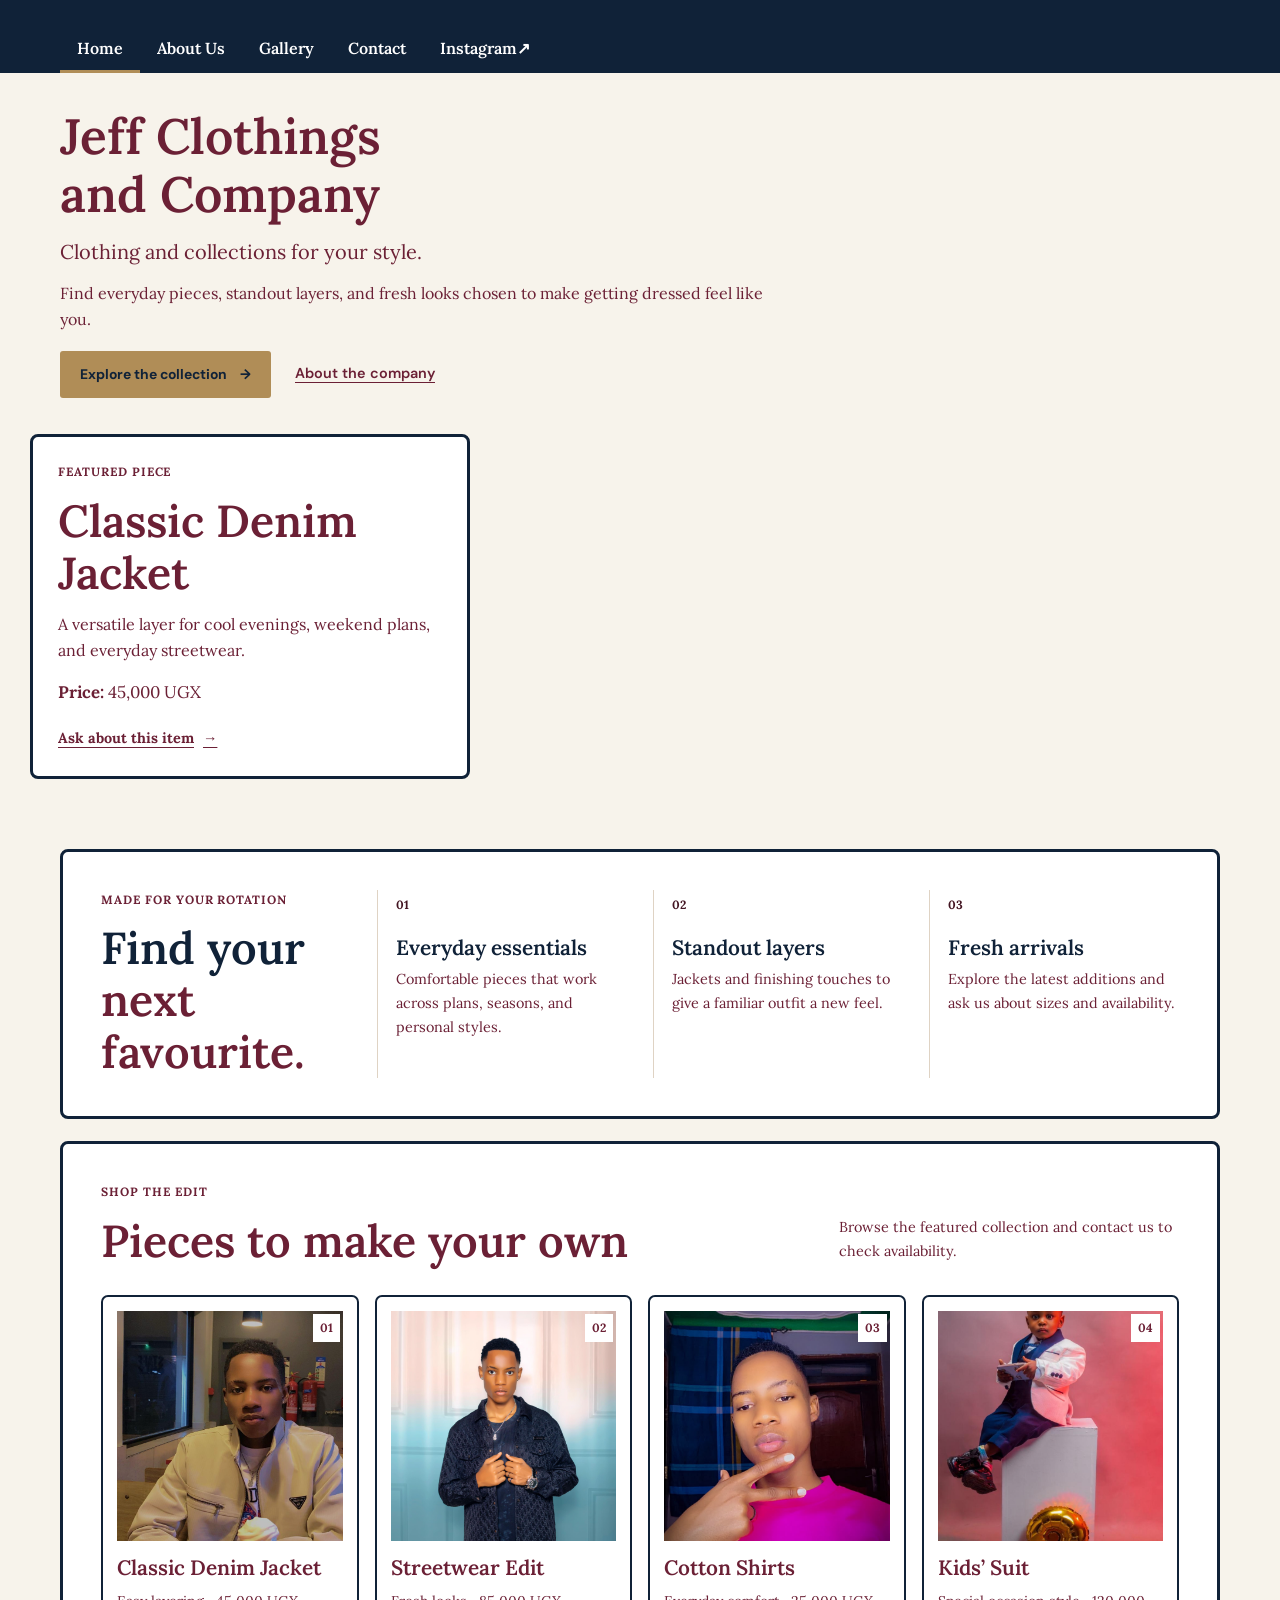
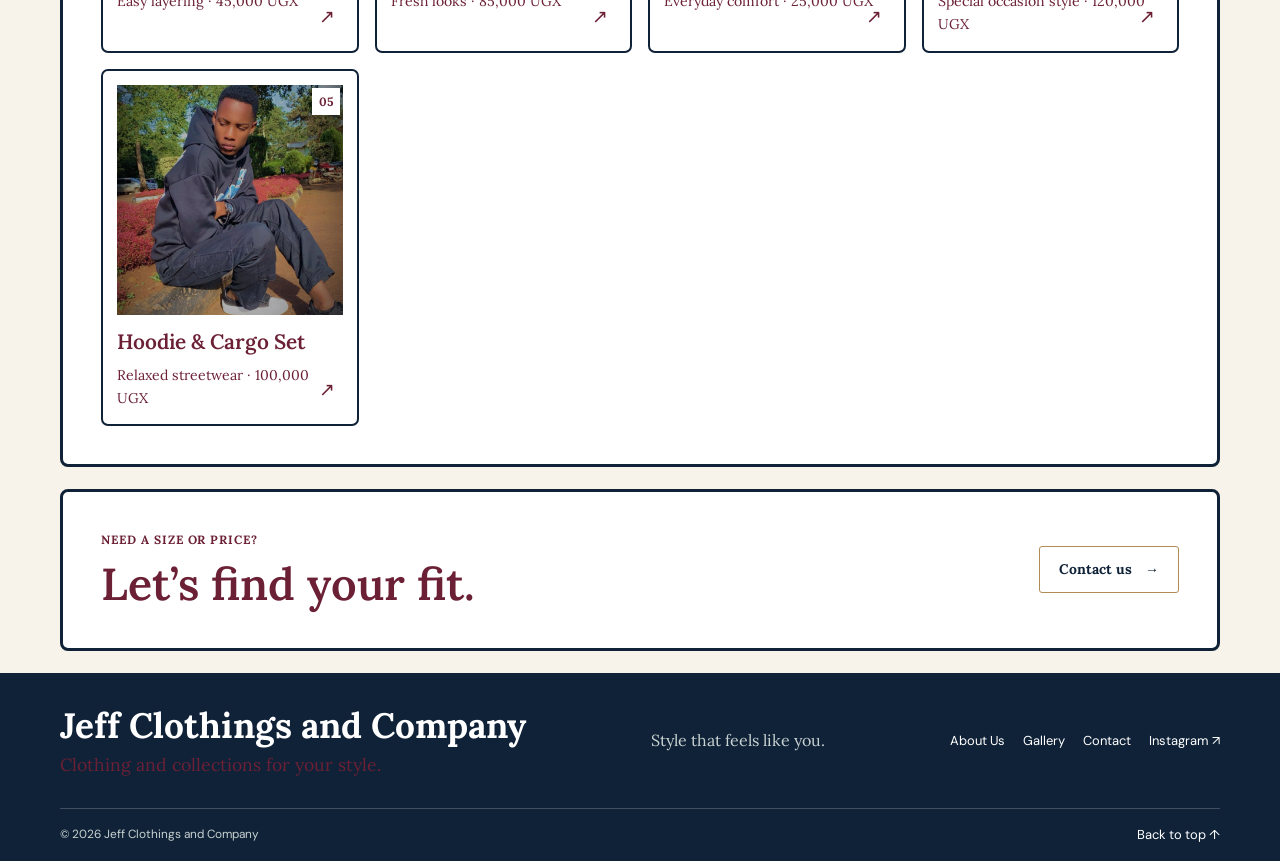
<file: index.html>
<!doctype html>
<html lang="en">
  <head>
    <meta charset="utf-8">
    <meta name="viewport" content="width=device-width, initial-scale=1">
    <meta name="theme-color" content="#102238">
    <meta name="description" content="Shop clothing and collections for your style at Jeff Clothings and Company.">
    <title>Jeff Clothings and Company</title>
    <link rel="preconnect" href="https://fonts.googleapis.com">
    <link rel="preconnect" href="https://fonts.gstatic.com" crossorigin>
    <link href="https://fonts.googleapis.com/css2?family=DM+Sans:wght@400;500;600;700&family=Lora:wght@500;600;700&display=swap" rel="stylesheet">
    <link rel="stylesheet" href="css/style.css">
    <link rel="stylesheet" href="css/reference-theme.css">
    <link rel="stylesheet" href="css/storefront.css">
    <script src="js/site.js" defer></script>
  </head>
  <body>
    <a class="skip-link" href="#main">Skip to content</a>
    <header class="site-header">
      <div class="brand-row">
        <a class="brand" href="index.html" aria-label="Jeff Clothings and Company home"><span><strong>Jeff Clothings and Company</strong><small>Clothing and collections for your style.</small></span></a>
      </div>
      <nav class="site-nav" aria-label="Main navigation">
        <button class="menu-toggle" aria-expanded="false" aria-controls="nav-list" type="button"><span aria-hidden="true">☰</span><span class="sr-only">Open navigation</span></button>
        <ul class="nav-list" id="nav-list">
          <li>
            <a class="active" aria-current="page" href="index.html">Home</a>
          </li>
          <li>
            <a href="about.html">About Us</a>
          </li>
          <li>
            <a href="gallery.html">Gallery</a>
          </li>
          <li>
            <a href="contact.html">Contact</a>
          </li>
          <li>
            <a href="https://www.instagram.com/" target="_blank" rel="noopener noreferrer">Instagram <span aria-hidden="true">↗</span></a>
          </li>
        </ul>
      </nav>
    </header>
    <main id="main">
      <section class="hero">
        <div class="hero-copy">
          <p class="eyebrow light">New season · New favourites</p>
          <h1>Jeff Clothings<br>and Company</h1>
          <p class="school-name">Clothing and collections for your style.</p>
          <p class="hero-desc">Find everyday pieces, standout layers, and fresh looks chosen to make getting dressed feel like you.</p>
          <div class="hero-actions">
            <a class="button coral-button" href="gallery.html">Explore the collection <span aria-hidden="true">→</span></a>
            <a class="light-link" href="about.html">About the company</a>
          </div>
        </div>
      </section>
      <article class="featured-product">
        <p class="eyebrow">Featured piece</p>
        <h2>Classic Denim Jacket</h2>
        <p>A versatile layer for cool evenings, weekend plans, and everyday streetwear.</p>
        <p class="product-price"><strong>Price:</strong> 45,000 UGX</p>
        <a class="text-link" href="contact.html?item=classic-denim-jacket">Ask about this item <span aria-hidden="true">→</span></a>
      </article>
      <section class="cyan-band" id="collection">
        <div class="section-wrap highlight-grid">
          <div>
            <p class="eyebrow">Made for your rotation</p>
            <h2>Find your<br><em>next favourite.</em></h2>
          </div>
          <article>
            <span>01</span>
            <h3>Everyday essentials</h3>
            <p>Comfortable pieces that work across plans, seasons, and personal styles.</p>
          </article>
          <article>
            <span>02</span>
            <h3>Standout layers</h3>
            <p>Jackets and finishing touches to give a familiar outfit a new feel.</p>
          </article>
          <article>
            <span>03</span>
            <h3>Fresh arrivals</h3>
            <p>Explore the latest additions and ask us about sizes and availability.</p>
          </article>
        </div>
      </section>
      <section class="section-wrap pathways">
        <div class="section-heading">
          <div>
            <p class="eyebrow">Shop the edit</p>
            <h2>Pieces to make your own</h2>
          </div>
          <p>Browse the featured collection and contact us to check availability.</p>
        </div>
        <div class="card-grid">
          <a class="path-card product-card" href="gallery.html#denim"><img src="images/light-jacket.png" alt="Model wearing a light-coloured zip-up jacket"><span class="card-no">01</span><h3>Classic Denim Jacket</h3><p>Easy layering · 45,000 UGX</p><span class="card-arrow" aria-hidden="true">↗</span></a>
          <a class="path-card product-card" href="gallery.html#streetwear"><img src="images/patterned-jacket.png" alt="Model wearing a dark patterned jacket"><span class="card-no">02</span><h3>Streetwear Edit</h3><p>Fresh looks · 85,000 UGX</p><span class="card-arrow" aria-hidden="true">↗</span></a>
          <a class="path-card product-card" href="gallery.html#cotton-shirts"><img src="images/pink-shirt.png" alt="Model wearing a bright pink cotton shirt"><span class="card-no">03</span><h3>Cotton Shirts</h3><p>Everyday comfort · 25,000 UGX</p><span class="card-arrow" aria-hidden="true">↗</span></a>
          <a class="path-card product-card" href="gallery.html#kids-suit"><img src="images/kids-suit.png" alt="Young child wearing a white suit jacket and blue trousers"><span class="card-no">04</span><h3>Kids’ Suit</h3><p>Special occasion style · 120,000 UGX</p><span class="card-arrow" aria-hidden="true">↗</span></a>
          <a class="path-card product-card" href="gallery.html#hoodie-cargo-set"><img src="images/hoodie-cargo-set.png" alt="Model wearing a dark hoodie and cargo trousers"><span class="card-no">05</span><h3>Hoodie &amp; Cargo Set</h3><p>Relaxed streetwear · 100,000 UGX</p><span class="card-arrow" aria-hidden="true">↗</span></a>
        </div>
      </section>
      <section class="callout">
        <div class="section-wrap callout-inner">
          <div>
            <p class="eyebrow light">Need a size or price?</p>
            <h2>Let’s find your fit.</h2>
          </div>
          <a class="button outline-button" href="contact.html">Contact us <span aria-hidden="true">→</span></a>
        </div>
      </section>
    </main>
    <footer class="site-footer">
      <div class="section-wrap footer-main">
        <a class="brand footer-brand" href="index.html"><span><strong>Jeff Clothings and Company</strong><small>Clothing and collections for your style.</small></span></a>
        <p>Style that feels like you.</p>
        <nav aria-label="Footer navigation">
          <a href="about.html">About Us</a>
          <a href="gallery.html">Gallery</a>
          <a href="contact.html">Contact</a>
          <a href="https://www.instagram.com/" target="_blank" rel="noopener noreferrer">Instagram ↗</a>
        </nav>
      </div>
      <div class="section-wrap footer-bottom">
        <span>© <span data-year>2026</span> Jeff Clothings and Company</span>
        <a href="#main">Back to top ↑</a>
      </div>
    </footer>
  </body>
</html>
</file>
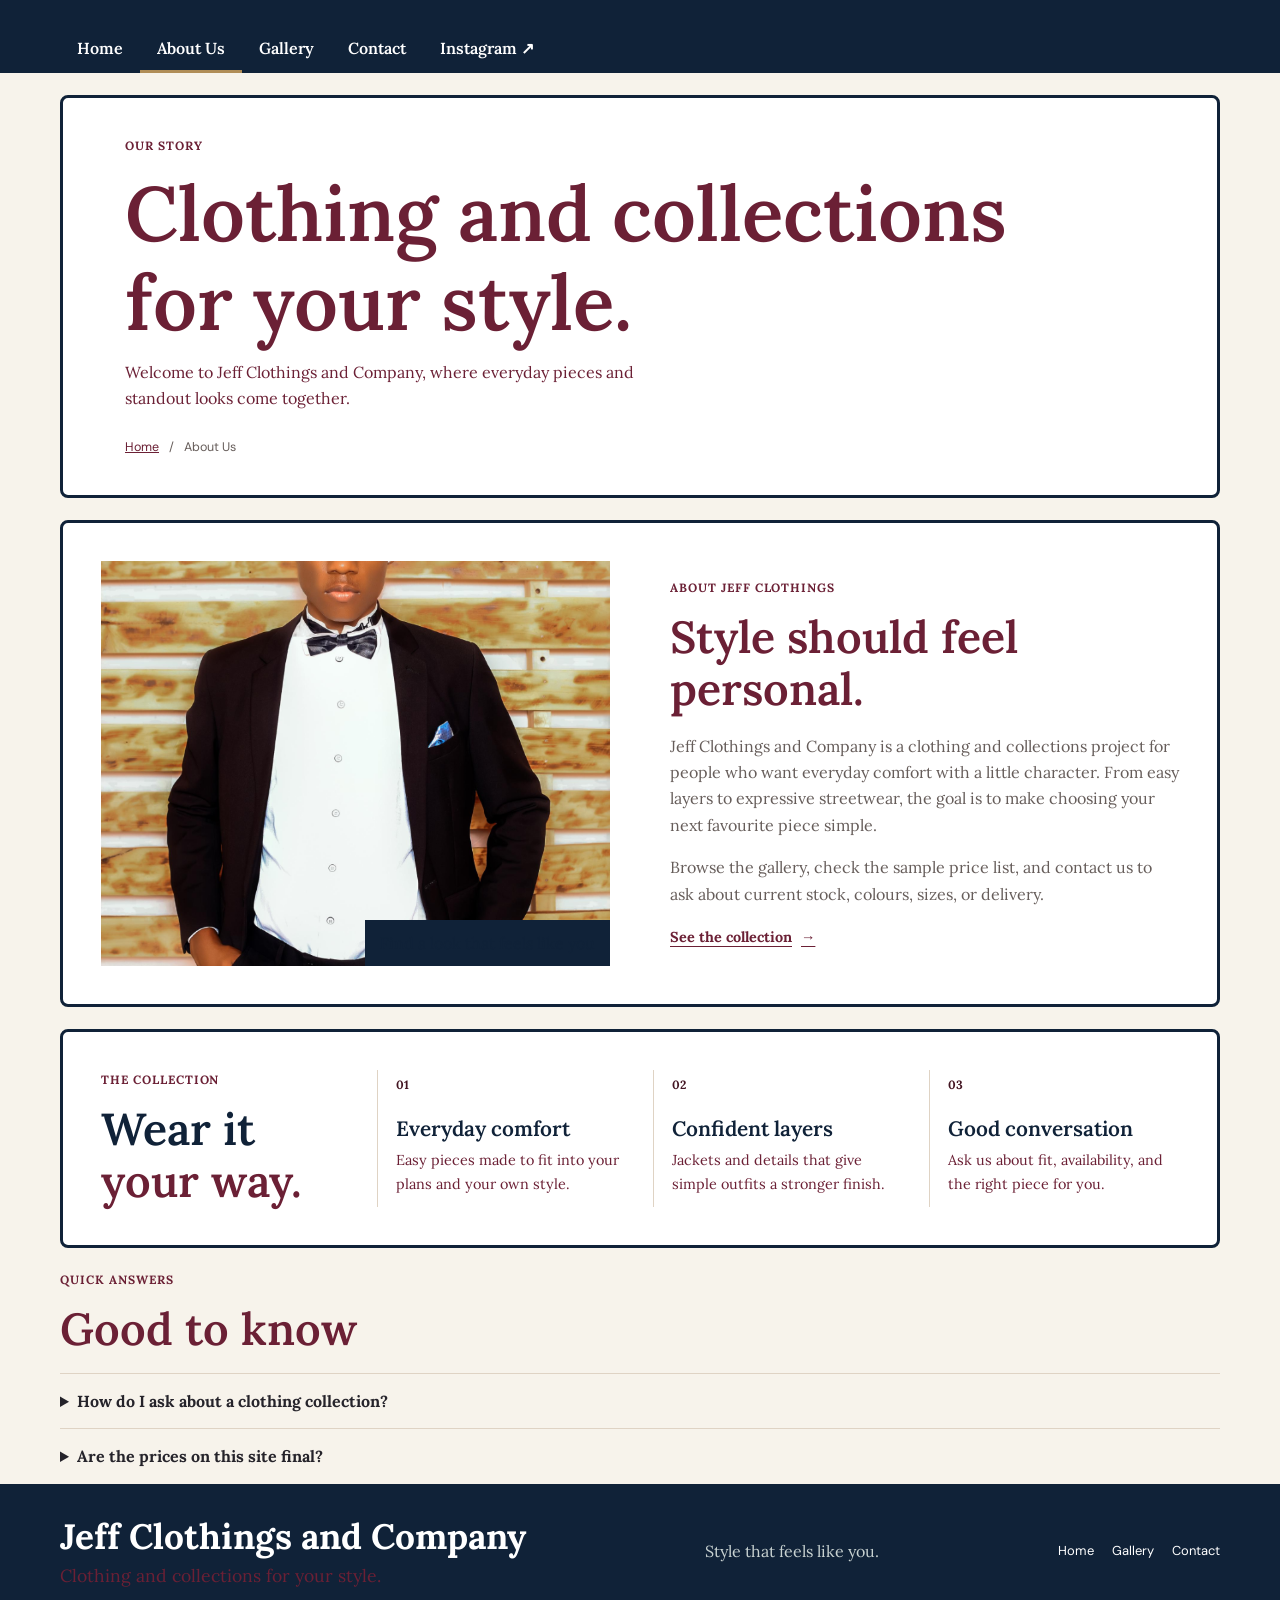
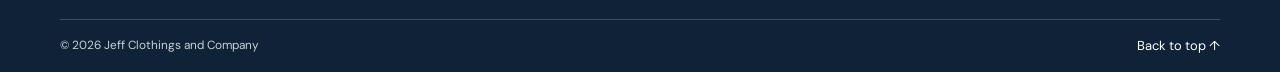
<file: about.html>
<!doctype html>
<html lang="en">
  <head>
    <meta charset="utf-8">
    <meta name="viewport" content="width=device-width, initial-scale=1">
    <meta name="description" content="Learn about Jeff Clothings and Company and its clothing collections.">
    <title>About Us | Jeff Clothings and Company</title>
    <link rel="preconnect" href="https://fonts.googleapis.com">
    <link rel="preconnect" href="https://fonts.gstatic.com" crossorigin>
    <link href="https://fonts.googleapis.com/css2?family=DM+Sans:wght@400;500;600;700&family=Lora:wght@500;600;700&display=swap" rel="stylesheet">
    <link rel="stylesheet" href="css/style.css">
    <link rel="stylesheet" href="css/reference-theme.css">
    <link rel="stylesheet" href="css/storefront.css">
    <script src="js/site.js" defer></script>
  </head>
  <body>
    <a class="skip-link" href="#main">Skip to content</a>
    <header class="site-header">
      <div class="brand-row">
        <a class="brand" href="index.html" aria-label="Jeff Clothings and Company home"><span><strong>Jeff Clothings and Company</strong><small>Clothing and collections for your style.</small></span></a>
      </div>
      <nav class="site-nav" aria-label="Main navigation">
        <button class="menu-toggle" aria-expanded="false" aria-controls="nav-list" type="button"><span aria-hidden="true">☰</span><span class="sr-only">Open navigation</span></button>
        <ul class="nav-list" id="nav-list">
          <li>
            <a href="index.html">Home</a>
          </li>
          <li>
            <a class="active" aria-current="page" href="about.html">About Us</a>
          </li>
          <li>
            <a href="gallery.html">Gallery</a>
          </li>
          <li>
            <a href="contact.html">Contact</a>
          </li>
          <li>
            <a href="https://www.instagram.com/" target="_blank" rel="noopener noreferrer">Instagram ↗</a>
          </li>
        </ul>
      </nav>
    </header>
    <main id="main">
      <section class="page-banner">
        <div class="section-wrap">
          <p class="eyebrow">Our story</p>
          <h1>Clothing and collections<br><em>for your style.</em></h1>
          <p>Welcome to Jeff Clothings and Company, where everyday pieces and standout looks come together.</p>
          <div class="breadcrumb">
            <a href="index.html">Home</a>
            <span>/</span>
            <span aria-current="page">About Us</span>
          </div>
        </div>
      </section>
      <section class="story section-wrap">
        <div class="story-photo">
          <img src="images/about-suit.jpg" alt="Person wearing a black formal suit with a white shirt and bow tie">
          <span>Find a look that feels like you</span>
        </div>
        <div>
          <p class="eyebrow">About Jeff Clothings</p>
          <h2>Style should feel personal.</h2>
          <p>Jeff Clothings and Company is a clothing and collections project for people who want everyday comfort with a little character. From easy layers to expressive streetwear, the goal is to make choosing your next favourite piece simple.</p>
          <p>Browse the gallery, check the sample price list, and contact us to ask about current stock, colours, sizes, or delivery.</p>
          <a class="text-link" href="gallery.html">See the collection <span aria-hidden="true">→</span></a>
        </div>
      </section>
      <section class="cyan-band values-band">
        <div class="section-wrap highlight-grid">
          <div>
            <p class="eyebrow">The collection</p>
            <h2>Wear it<br><em>your way.</em></h2>
          </div>
          <article>
            <span>01</span>
            <h3>Everyday comfort</h3>
            <p>Easy pieces made to fit into your plans and your own style.</p>
          </article>
          <article>
            <span>02</span>
            <h3>Confident layers</h3>
            <p>Jackets and details that give simple outfits a stronger finish.</p>
          </article>
          <article>
            <span>03</span>
            <h3>Good conversation</h3>
            <p>Ask us about fit, availability, and the right piece for you.</p>
          </article>
        </div>
      </section>
      <section class="section-wrap about-faq">
        <div>
          <p class="eyebrow">Quick answers</p>
          <h2>Good to know</h2>
        </div>
        <div class="faq-list">
          <details>
            <summary>How do I ask about a clothing collection?</summary>
            <p>Send a message through the contact page and include the item name, size, and colour you are interested in.</p>
          </details>
          <details>
            <summary>Are the prices on this site final?</summary>
            <p>Prices shown are the current listed prices. Contact Jeff Clothings to confirm stock and pricing before ordering.</p>
          </details>
        </div>
      </section>
    </main>
    <footer class="site-footer">
      <div class="section-wrap footer-main">
        <a class="brand footer-brand" href="index.html"><span><strong>Jeff Clothings and Company</strong><small>Clothing and collections for your style.</small></span></a>
        <p>Style that feels like you.</p>
        <nav aria-label="Footer navigation">
          <a href="index.html">Home</a>
          <a href="gallery.html">Gallery</a>
          <a href="contact.html">Contact</a>
        </nav>
      </div>
      <div class="section-wrap footer-bottom">
        <span>© <span data-year>2026</span> Jeff Clothings and Company</span>
        <a href="#main">Back to top ↑</a>
      </div>
    </footer>
  </body>
</html>
</file>
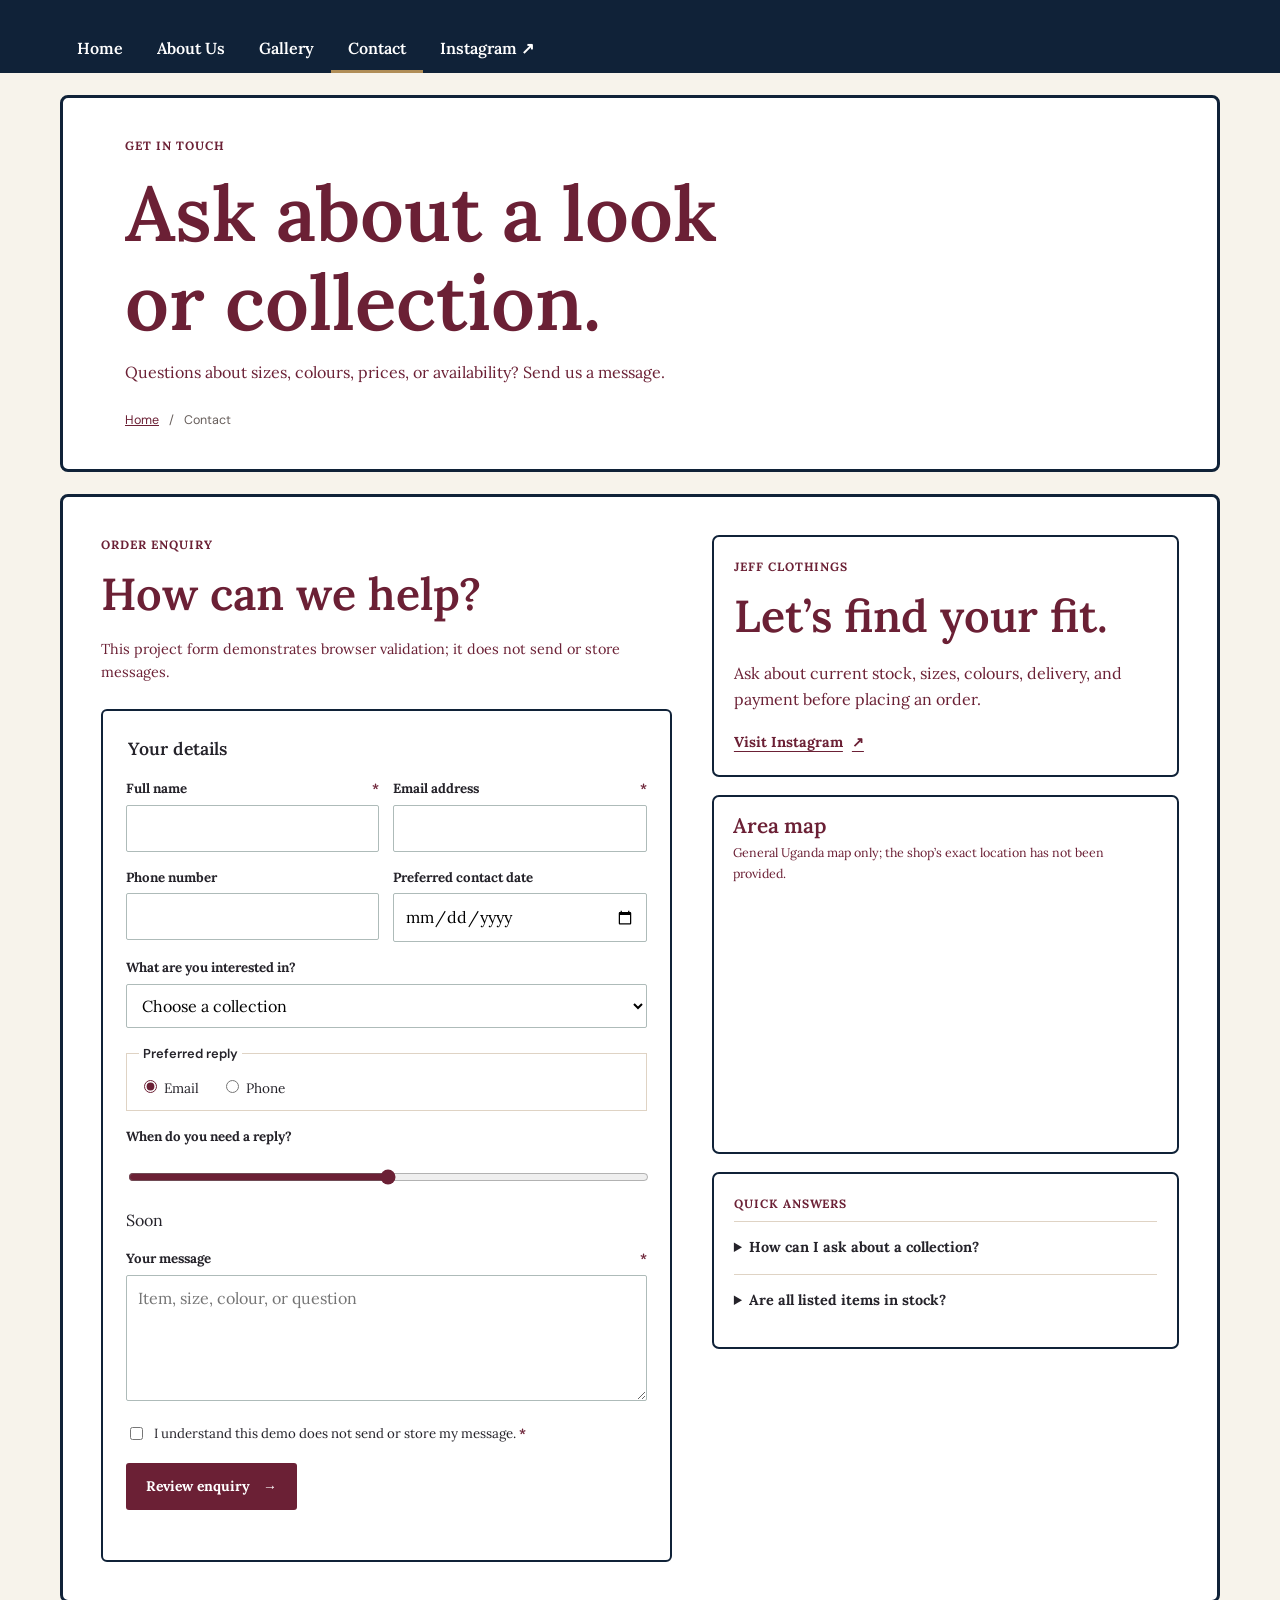
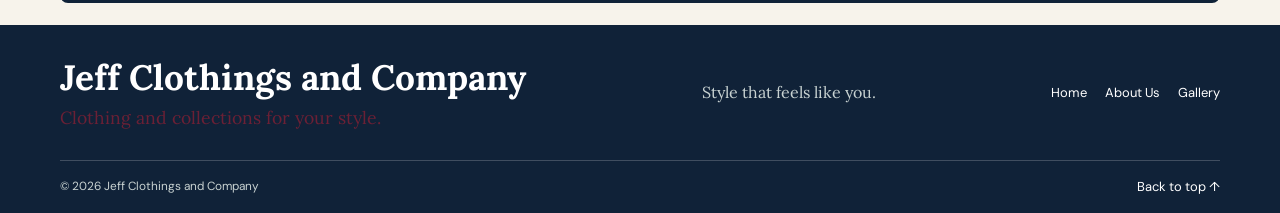
<file: contact.html>
<!doctype html>
<html lang="en">
  <head>
    <meta charset="utf-8">
    <meta name="viewport" content="width=device-width, initial-scale=1">
    <meta name="description" content="Contact Jeff Clothings and Company about products, sizes, prices, and orders.">
    <title>Contact | Jeff Clothings and Company</title>
    <link rel="preconnect" href="https://fonts.googleapis.com">
    <link rel="preconnect" href="https://fonts.gstatic.com" crossorigin>
    <link href="https://fonts.googleapis.com/css2?family=DM+Sans:wght@400;500;600;700&family=Lora:wght@500;600;700&display=swap" rel="stylesheet">
    <link rel="stylesheet" href="css/style.css">
    <link rel="stylesheet" href="css/reference-theme.css">
    <link rel="stylesheet" href="css/storefront.css">
    <script src="js/site.js" defer></script>
  </head>
  <body>
    <a class="skip-link" href="#main">Skip to content</a>
    <header class="site-header">
      <div class="brand-row">
        <a class="brand" href="index.html" aria-label="Jeff Clothings and Company home"><span><strong>Jeff Clothings and Company</strong><small>Clothing and collections for your style.</small></span></a>
      </div>
      <nav class="site-nav" aria-label="Main navigation">
        <button class="menu-toggle" aria-expanded="false" aria-controls="nav-list" type="button"><span aria-hidden="true">☰</span><span class="sr-only">Open navigation</span></button>
        <ul class="nav-list" id="nav-list">
          <li>
            <a href="index.html">Home</a>
          </li>
          <li>
            <a href="about.html">About Us</a>
          </li>
          <li>
            <a href="gallery.html">Gallery</a>
          </li>
          <li>
            <a class="active" aria-current="page" href="contact.html">Contact</a>
          </li>
          <li>
            <a href="https://www.instagram.com/" target="_blank" rel="noopener noreferrer">Instagram ↗</a>
          </li>
        </ul>
      </nav>
    </header>
    <main id="main">
      <section class="page-banner">
        <div class="section-wrap">
          <p class="eyebrow">Get in touch</p>
          <h1>Ask about a look<br><em>or collection.</em></h1>
          <p>Questions about sizes, colours, prices, or availability? Send us a message.</p>
          <div class="breadcrumb">
            <a href="index.html">Home</a>
            <span>/</span>
            <span aria-current="page">Contact</span>
          </div>
        </div>
      </section>
      <section class="section-wrap contact-layout">
        <div>
          <p class="eyebrow">Order enquiry</p>
          <h2>How can we help?</h2>
          <p class="form-intro">This project form demonstrates browser validation; it does not send or store messages.</p>
          <form class="contact-form" id="contact-form">
            <fieldset>
              <legend>Your details</legend>
              <div class="form-row">
                <div class="form-field">
                  <label for="name">Full name <span>*</span></label>
                  <input id="name" name="name" autocomplete="name" required>
                </div>
                <div class="form-field">
                  <label for="email">Email address <span>*</span></label>
                  <input id="email" name="email" type="email" autocomplete="email" required>
                </div>
              </div>
              <div class="form-row">
                <div class="form-field">
                  <label for="phone">Phone number</label>
                  <input id="phone" name="phone" type="tel" autocomplete="tel">
                </div>
                <div class="form-field">
                  <label for="visit-date">Preferred contact date</label>
                  <input id="visit-date" name="contact-date" type="date">
                </div>
              </div>
              <div class="form-field">
                <label for="topic">What are you interested in?</label>
                <select id="topic" name="topic">
                  <option value="">Choose a collection</option>
                  <option>Classic Denim Jacket</option>
                  <option>Streetwear</option>
                  <option>Cotton Shirts</option>
                  <option>Kids’ Suit</option>
                  <option>Hoodie &amp; Cargo Set</option>
                  <option>Good Quality Jerseys</option>
                  <option>Other clothing</option>
                </select>
              </div>
              <fieldset class="choice-set">
                <legend>Preferred reply</legend>
                <label><input type="radio" name="reply" value="email" checked> Email</label>
                <label><input type="radio" name="reply" value="phone"> Phone</label>
              </fieldset>
              <div class="form-field">
                <label for="urgency">When do you need a reply?</label>
                <input id="urgency" name="urgency" type="range" min="1" max="5" value="3">
                <output id="urgency-output" for="urgency">Soon</output>
              </div>
              <div class="form-field">
                <label for="message">Your message <span>*</span></label>
                <textarea id="message" name="message" rows="4" placeholder="Item, size, colour, or question" required></textarea>
              </div>
              <label class="consent"><input type="checkbox" name="demo-notice" required><span>I understand this demo does not send or store my message. <b>*</b></span></label>
              <button class="button green-button" type="submit">Review enquiry <span aria-hidden="true">→</span></button>
              <p class="form-status" id="form-status" role="status" aria-live="polite"></p>
            </fieldset>
          </form>
        </div>
        <aside class="contact-aside">
          <section class="contact-note">
            <p class="eyebrow">Jeff Clothings</p>
            <h2>Let’s find your fit.</h2>
            <p>Ask about current stock, sizes, colours, delivery, and payment before placing an order.</p>
            <a class="text-link" href="https://www.instagram.com/" target="_blank" rel="noopener noreferrer">Visit Instagram <span aria-hidden="true">↗</span></a>
          </section>
          <section class="map-panel">
            <div>
              <h3>Area map</h3>
              <p>General Uganda map only; the shop’s exact location has not been provided.</p>
            </div>
            <iframe title="General map of Uganda; confirm Jeff Clothings and Company's shop location before visiting." src="https://maps.google.com/maps?q=Uganda&t=&z=6&ie=UTF8&iwloc=&output=embed" width="600" height="350" loading="lazy" referrerpolicy="no-referrer-when-downgrade"></iframe>
          </section>
          <section class="contact-faq">
            <p class="eyebrow">Quick answers</p>
            <details>
              <summary>How can I ask about a collection?</summary>
              <p>Choose the item or collection in the form and include any size or colour preferences in your message.</p>
            </details>
            <details>
              <summary>Are all listed items in stock?</summary>
              <p>Gallery items are examples. Please contact Jeff Clothings to confirm current stock and pricing.</p>
            </details>
          </section>
        </aside>
      </section>
    </main>
    <footer class="site-footer">
      <div class="section-wrap footer-main">
        <a class="brand footer-brand" href="index.html"><span><strong>Jeff Clothings and Company</strong><small>Clothing and collections for your style.</small></span></a>
        <p>Style that feels like you.</p>
        <nav aria-label="Footer navigation">
          <a href="index.html">Home</a>
          <a href="about.html">About Us</a>
          <a href="gallery.html">Gallery</a>
        </nav>
      </div>
      <div class="section-wrap footer-bottom">
        <span>© <span data-year>2026</span> Jeff Clothings and Company</span>
        <a href="#main">Back to top ↑</a>
      </div>
    </footer>
  </body>
</html>
</file>
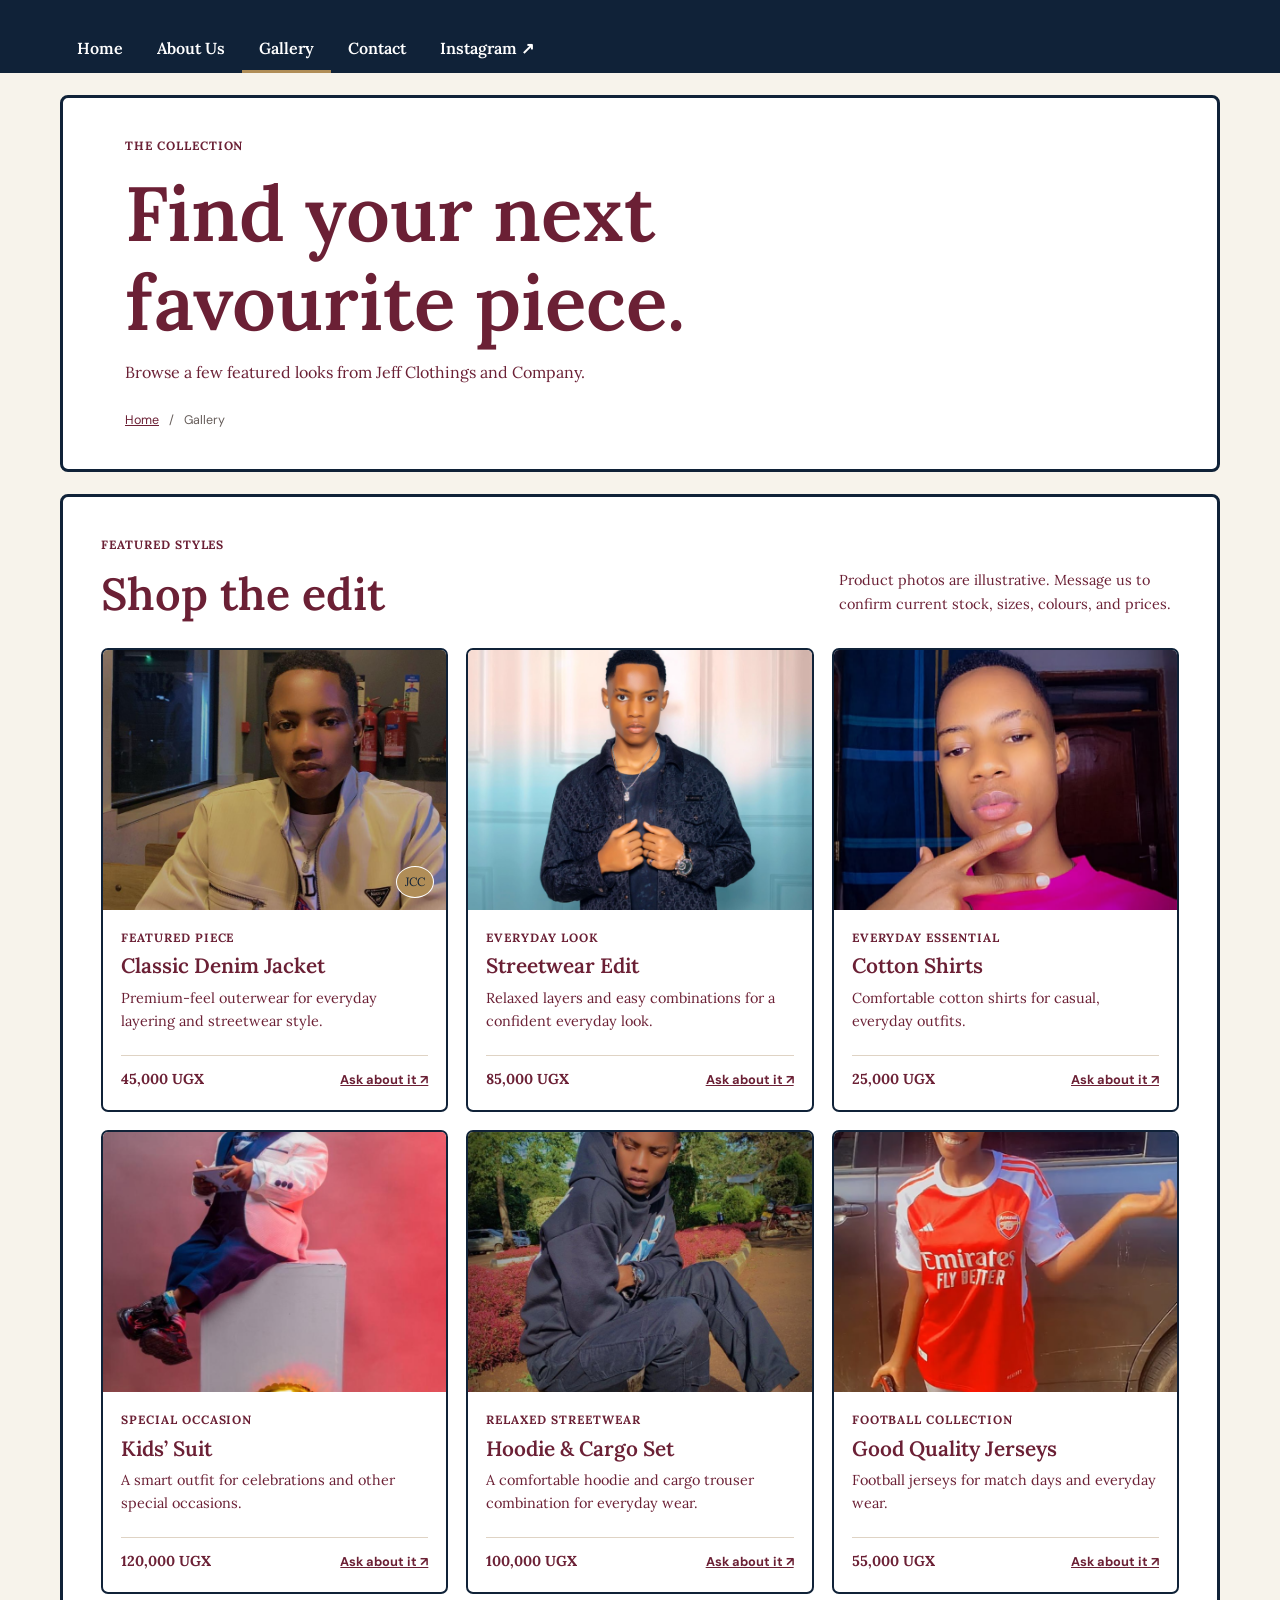
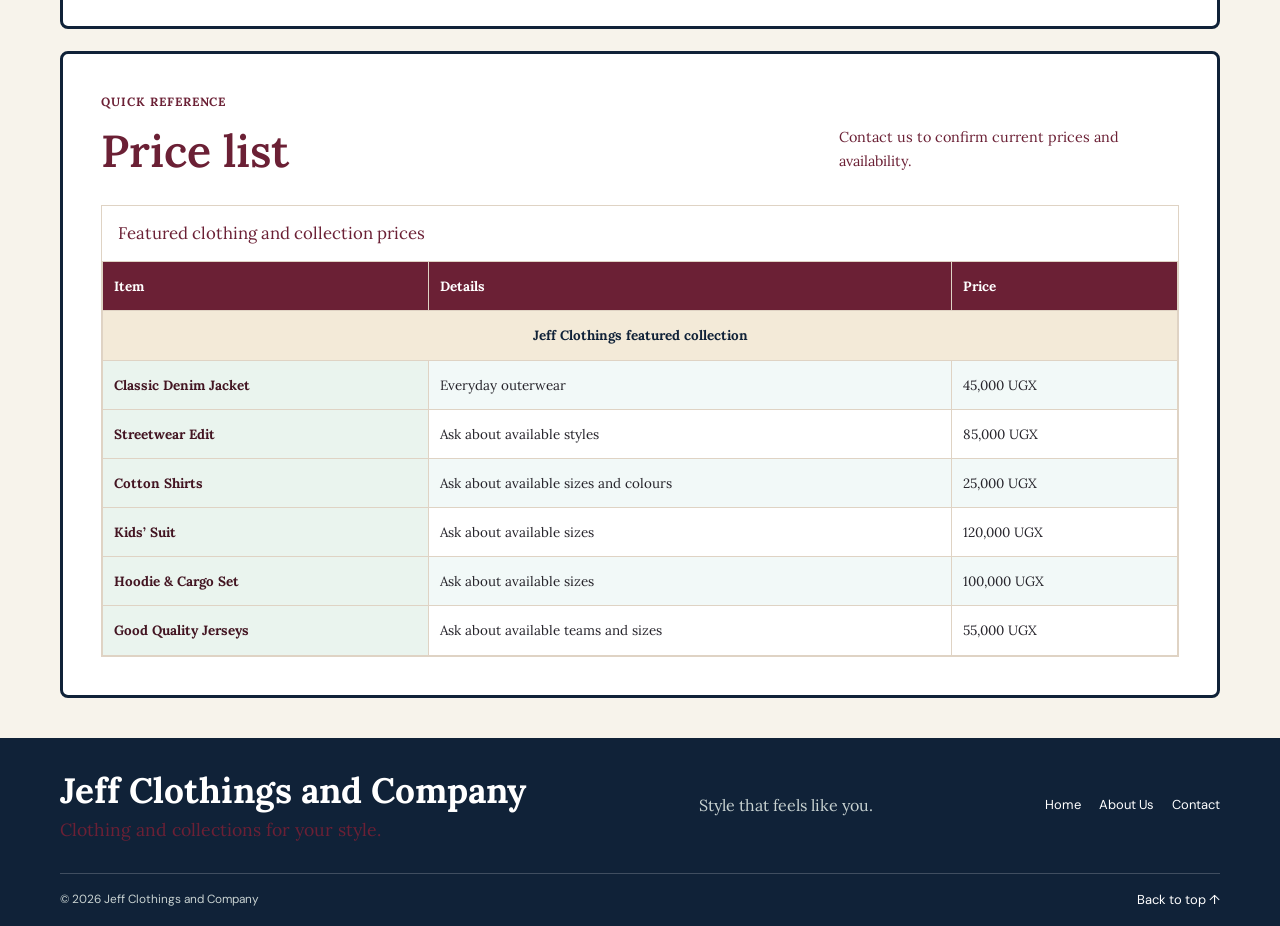
<file: gallery.html>
<!doctype html>
<html lang="en">
  <head>
    <meta charset="utf-8">
    <meta name="viewport" content="width=device-width, initial-scale=1">
    <meta name="description" content="Browse clothing and product collections from Jeff Clothings and Company.">
    <title>Gallery | Jeff Clothings and Company</title>
    <link rel="preconnect" href="https://fonts.googleapis.com">
    <link rel="preconnect" href="https://fonts.gstatic.com" crossorigin>
    <link href="https://fonts.googleapis.com/css2?family=DM+Sans:wght@400;500;600;700&family=Lora:wght@500;600;700&display=swap" rel="stylesheet">
    <link rel="stylesheet" href="css/style.css">
    <link rel="stylesheet" href="css/reference-theme.css">
    <link rel="stylesheet" href="css/storefront.css">
    <script src="js/site.js" defer></script>
  </head>
  <body>
    <a class="skip-link" href="#main">Skip to content</a>
    <header class="site-header">
      <div class="brand-row">
        <a class="brand" href="index.html" aria-label="Jeff Clothings and Company home"><span><strong>Jeff Clothings and Company</strong><small>Clothing and collections for your style.</small></span></a>
      </div>
      <nav class="site-nav" aria-label="Main navigation">
        <button class="menu-toggle" aria-expanded="false" aria-controls="nav-list" type="button"><span aria-hidden="true">☰</span><span class="sr-only">Open navigation</span></button>
        <ul class="nav-list" id="nav-list">
          <li>
            <a href="index.html">Home</a>
          </li>
          <li>
            <a href="about.html">About Us</a>
          </li>
          <li>
            <a class="active" aria-current="page" href="gallery.html">Gallery</a>
          </li>
          <li>
            <a href="contact.html">Contact</a>
          </li>
          <li>
            <a href="https://www.instagram.com/" target="_blank" rel="noopener noreferrer">Instagram ↗</a>
          </li>
        </ul>
      </nav>
    </header>
    <main id="main">
      <section class="page-banner">
        <div class="section-wrap">
          <p class="eyebrow">The collection</p>
          <h1>Find your next<br><em>favourite piece.</em></h1>
          <p>Browse a few featured looks from Jeff Clothings and Company.</p>
          <div class="breadcrumb">
            <a href="index.html">Home</a>
            <span>/</span>
            <span aria-current="page">Gallery</span>
          </div>
        </div>
      </section>
      <section class="section-wrap gallery-store">
        <div class="section-heading">
          <div>
            <p class="eyebrow">Featured styles</p>
            <h2>Shop the edit</h2>
          </div>
          <p>Product photos are illustrative. Message us to confirm current stock, sizes, colours, and prices.</p>
        </div>
        <div class="store-grid">
          <article class="store-card" id="denim">
            <a class="store-photo" href="index.html" aria-label="Classic Denim Jacket photo, return to home"><img src="images/light-jacket.png" alt="Model wearing a light-coloured zip-up jacket"><span aria-hidden="true">JCC</span></a>
            <div class="store-card-copy">
              <p class="eyebrow">Featured piece</p>
              <h3>Classic Denim Jacket</h3>
              <p>Premium-feel outerwear for everyday layering and streetwear style.</p>
              <div class="store-card-bottom">
                <strong>45,000 UGX</strong>
                <a href="contact.html?item=classic-denim-jacket">Ask about it ↗</a>
              </div>
            </div>
          </article>
          <article class="store-card" id="streetwear">
            <img class="store-photo" src="images/patterned-jacket.png" alt="Model wearing a dark patterned jacket">
            <div class="store-card-copy">
              <p class="eyebrow">Everyday look</p>
              <h3>Streetwear Edit</h3>
              <p>Relaxed layers and easy combinations for a confident everyday look.</p>
              <div class="store-card-bottom">
                <strong>85,000 UGX</strong>
                <a href="contact.html?item=streetwear-edit">Ask about it ↗</a>
              </div>
            </div>
          </article>
          <article class="store-card" id="cotton-shirts">
            <img class="store-photo" src="images/pink-shirt.png" alt="Model wearing a bright pink cotton shirt">
            <div class="store-card-copy">
              <p class="eyebrow">Everyday essential</p>
              <h3>Cotton Shirts</h3>
              <p>Comfortable cotton shirts for casual, everyday outfits.</p>
              <div class="store-card-bottom">
                <strong>25,000 UGX</strong>
                <a href="contact.html?item=cotton-shirts">Ask about it ↗</a>
              </div>
            </div>
          </article>
          <article class="store-card" id="kids-suit">
            <img class="store-photo" src="images/kids-suit.png" alt="Young child wearing a white suit jacket and blue trousers">
            <div class="store-card-copy">
              <p class="eyebrow">Special occasion</p>
              <h3>Kids’ Suit</h3>
              <p>A smart outfit for celebrations and other special occasions.</p>
              <div class="store-card-bottom">
                <strong>120,000 UGX</strong>
                <a href="contact.html?item=kids-suit">Ask about it ↗</a>
              </div>
            </div>
          </article>
          <article class="store-card" id="hoodie-cargo-set">
            <img class="store-photo" src="images/hoodie-cargo-set.png" alt="Model wearing a dark hoodie and cargo trousers">
            <div class="store-card-copy">
              <p class="eyebrow">Relaxed streetwear</p>
              <h3>Hoodie &amp; Cargo Set</h3>
              <p>A comfortable hoodie and cargo trouser combination for everyday wear.</p>
              <div class="store-card-bottom">
                <strong>100,000 UGX</strong>
                <a href="contact.html?item=hoodie-cargo-set">Ask about it ↗</a>
              </div>
            </div>
          </article>
          <article class="store-card" id="good-quality-jersey">
            <img class="store-photo" src="images/good-quality-jersey.png" alt="Model wearing a red and white football jersey">
            <div class="store-card-copy">
              <p class="eyebrow">Football collection</p>
              <h3>Good Quality Jerseys</h3>
              <p>Football jerseys for match days and everyday wear.</p>
              <div class="store-card-bottom">
                <strong>55,000 UGX</strong>
                <a href="contact.html?item=good-quality-jersey">Ask about it ↗</a>
              </div>
            </div>
          </article>
        </div>
      </section>
      <section class="section-wrap price-section">
        <div class="section-heading">
          <div>
            <p class="eyebrow">Quick reference</p>
            <h2>Price list</h2>
          </div>
          <p>Contact us to confirm current prices and availability.</p>
        </div>
        <div class="table-scroll" role="region" aria-label="Clothing price list" tabindex="0">
          <table class="data-table">
            <caption>Featured clothing and collection prices</caption>
            <thead>
              <tr>
                <th scope="col">Item</th>
                <th scope="col">Details</th>
                <th scope="col">Price</th>
              </tr>
            </thead>
            <tbody>
              <tr>
                <td colspan="3" class="table-break">Jeff Clothings featured collection</td>
              </tr>
              <tr>
                <th scope="row">Classic Denim Jacket</th>
                <td>Everyday outerwear</td>
                <td>45,000 UGX</td>
              </tr>
              <tr>
                <th scope="row">Streetwear Edit</th>
                <td>Ask about available styles</td>
                <td>85,000 UGX</td>
              </tr>
              <tr>
                <th scope="row">Cotton Shirts</th>
                <td>Ask about available sizes and colours</td>
                <td>25,000 UGX</td>
              </tr>
              <tr>
                <th scope="row">Kids’ Suit</th>
                <td>Ask about available sizes</td>
                <td>120,000 UGX</td>
              </tr>
              <tr>
                <th scope="row">Hoodie &amp; Cargo Set</th>
                <td>Ask about available sizes</td>
                <td>100,000 UGX</td>
              </tr>
              <tr>
                <th scope="row">Good Quality Jerseys</th>
                <td>Ask about available teams and sizes</td>
                <td>55,000 UGX</td>
              </tr>
            </tbody>
          </table>
        </div>
      </section>
    </main>
    <footer class="site-footer">
      <div class="section-wrap footer-main">
        <a class="brand footer-brand" href="index.html"><span><strong>Jeff Clothings and Company</strong><small>Clothing and collections for your style.</small></span></a>
        <p>Style that feels like you.</p>
        <nav aria-label="Footer navigation">
          <a href="index.html">Home</a>
          <a href="about.html">About Us</a>
          <a href="contact.html">Contact</a>
        </nav>
      </div>
      <div class="section-wrap footer-bottom">
        <span>© <span data-year>2026</span> Jeff Clothings and Company</span>
        <a href="#main">Back to top ↑</a>
      </div>
    </footer>
  </body>
</html>
</file>
<file: css/style.css>
:root {
  --green: #6b2035;
  --green-dark: #431522;
  --coral: #6b2035;
  --gold: #b08d57;
  --cyan: #102238;
  --cyan-pale: #f3ead8;
  --navy: #102238;
  --ink: #25232a;
  --muted: #665d5a;
  --line: #dfd3c4;
  --soft: #f7f3eb;
  --serif: "Lora",Georgia,serif;
  --sans: "DM Sans","Trebuchet MS",sans-serif;
  --content: 1160px
}
* {
  box-sizing: border-box
}
html {
  scroll-behavior: smooth
}
body {
  margin: 0;
  color: var(--ink);
  background: white;
  font-family: var(--sans);
  font-size: 16px;
  line-height: 1.65
}
img,video,iframe {
  display: block;
  max-width: 100%
}
img {
  object-fit: cover
}
a {
  color: inherit
}
button,input,select,textarea {
  font: inherit
}
h1,h2,h3,p,figure {
  margin-top: 0
}
h1,h2,h3 {
  font-family: var(--serif);
  font-weight: 600;
  line-height: 1.16
}
h1 {
  margin-bottom: 18px;
  font-size: clamp(2.7rem,6vw,5.3rem)
}
h2 {
  margin-bottom: 18px;
  font-size: clamp(2rem,3.5vw,3.1rem)
}
h3 {
  margin-bottom: 10px;
  font-size: 1.3rem
}
em {
  color: var(--green);
  font-style: normal
}
.section-wrap {
  width: min(var(--content),calc(100% - 48px));
  margin-inline: auto
}
.eyebrow {
  margin-bottom: 13px;
  color: var(--coral);
  font-size: .75rem;
  font-weight: 700;
  letter-spacing: .08em;
  text-transform: uppercase
}
.light {
  color: #b5f3f1
}
.sr-only {
  position: absolute;
  width: 1px;
  height: 1px;
  padding: 0;
  margin: -1px;
  overflow: hidden;
  clip: rect(0,0,0,0);
  white-space: nowrap;
  border: 0
}
.skip-link {
  position: fixed;
  z-index: 30;
  top: 10px;
  left: 10px;
  padding: 10px 15px;
  color: white;
  background: var(--navy);
  transform: translateY(-150%)
}
.skip-link:focus {
  transform: translateY(0)
}
.site-header {
  position: sticky;
  z-index: 10;
  top: 0;
  background: white;
  box-shadow: 0 1px 0 #1b293322
}
.brand-row {
  width: min(var(--content),calc(100% - 48px));
  min-height: 78px;
  margin: auto;
  display: flex;
  align-items: center;
  justify-content: space-between
}
.brand {
  display: inline-flex;
  align-items: center;
  gap: 11px;
  text-decoration: none
}
.brand-mark {
  width: 43px;
  height: 43px;
  display: grid;
  place-items: center;
  border: 1px solid var(--green);
  border-radius: 50%;
  color: var(--green);
  font-family: var(--serif);
  font-weight: 700
}
.brand strong,.brand small {
  display: block;
  line-height: 1.2
}
.brand strong {
  color: var(--green);
  font-family: var(--serif);
  font-size: 1.17rem
}
.brand small {
  margin-top: 4px;
  color: var(--muted);
  font-size: .7rem
}
.header-link {
  color: var(--coral);
  font-size: .84rem;
  font-weight: 700;
  text-decoration: none
}
.site-nav {
  background: var(--navy)
}
.nav-list {
  width: min(var(--content),calc(100% - 48px));
  min-height: 49px;
  margin: auto;
  padding: 0;
  display: flex;
  list-style: none
}
.nav-list a {
  height: 100%;
  padding: 0 17px;
  display: flex;
  align-items: center;
  color: white;
  font-size: .83rem;
  font-weight: 600;
  text-decoration: none;
  transition: background .2s,color .2s
}
.nav-list a:hover,.nav-list a:focus-visible {
  color: var(--navy);
  background: var(--cyan)
}
.nav-list a.active {
  box-shadow: inset 0 -3px var(--cyan)
}
.menu-toggle {
  display: none
}
.hero {
  position: relative;
  min-height: 570px;
  display: flex;
  align-items: center;
  overflow: hidden;
  color: white;
  background: var(--navy)
}
.hero-photo,.hero-shade {
  position: absolute;
  inset: 0;
  width: 100%;
  height: 100%
}
.hero-photo {
  object-position: center 42%
}
.hero-shade {
  background: linear-gradient(90deg,#092322e8 0%,#092322b8 45%,#09232218 100%)
}
.hero-copy {
  position: relative;
  width: min(var(--content),calc(100% - 48px));
  margin: auto;
  padding: 70px 0 84px;
  animation: rise-in .7s ease-out both
}
.hero h1 {
  max-width: 700px;
  margin-bottom: 10px;
  color: white
}
.school-name {
  margin-bottom: 13px;
  color: #b5f3f1;
  font-family: var(--serif);
  font-size: 1.2rem
}
.hero-desc {
  max-width: 490px;
  margin-bottom: 25px;
  color: #ffffffe6
}
.hero-actions {
  display: flex;
  align-items: center;
  flex-wrap: wrap;
  gap: 24px
}
.button {
  min-height: 47px;
  width: fit-content;
  padding: 11px 19px;
  display: inline-flex;
  align-items: center;
  justify-content: center;
  gap: 13px;
  border: 1px solid transparent;
  border-radius: 3px;
  font-size: .87rem;
  font-weight: 700;
  text-decoration: none;
  cursor: pointer;
  transition: transform .2s,background .2s,color .2s
}
.button:hover {
  transform: translateY(-2px)
}
.coral-button {
  color: var(--navy);
  background: var(--coral)
}
.coral-button:hover {
  background: #ff8177
}
.green-button {
  color: white;
  background: var(--green)
}
.green-button:hover {
  background: var(--green-dark)
}
.outline-button {
  border-color: #ffffffb8;
  color: white;
  background: transparent
}
.outline-button:hover {
  color: var(--navy);
  background: white
}
.light-link {
  color: white;
  font-size: .9rem;
  font-weight: 600;
  text-underline-offset: 4px
}
.hero-count {
  position: absolute;
  right: max(24px,calc((100vw - var(--content))/2));
  bottom: 22px;
  color: #ffffffc4;
  font-size: .7rem;
  letter-spacing: .08em
}
.text-link {
  display: inline-flex;
  gap: 9px;
  color: var(--green);
  font-size: .9rem;
  font-weight: 700;
  text-underline-offset: 4px
}
.intro {
  min-height: 310px;
  padding-block: 72px;
  display: grid;
  grid-template-columns: 1.1fr .9fr;
  align-items: center;
  gap: 65px
}
.intro h2 {
  margin: 0
}
.intro h2 em {
  color: var(--green)
}
.intro-copy {
  max-width: 440px;
  color: var(--muted)
}
.intro-copy p {
  margin-bottom: 18px
}
.cyan-band {
  padding-block: 68px;
  background: var(--cyan)
}
.highlight-grid {
  display: grid;
  grid-template-columns: 1.1fr repeat(3,1fr);
  gap: 26px
}
.highlight-grid h2 {
  margin: 0;
  color: var(--navy)
}
.highlight-grid h2 em {
  color: var(--green-dark)
}
.highlight-grid article {
  padding-left: 18px;
  border-left: 1px solid #1b293355
}
.highlight-grid article>span {
  color: var(--green-dark);
  font-size: .75rem;
  font-weight: 700
}
.highlight-grid h3 {
  margin: 20px 0 8px;
  color: var(--navy)
}
.highlight-grid article p {
  margin: 0;
  color: #273d40;
  font-size: .9rem
}
.pathways {
  padding-block: 82px 90px
}
.section-heading {
  margin-bottom: 28px;
  display: flex;
  align-items: end;
  justify-content: space-between;
  gap: 24px
}
.section-heading h2 {
  margin: 0
}
.section-heading>p {
  max-width: 340px;
  margin: 0 0 3px;
  color: var(--muted);
  font-size: .9rem
}
.card-grid {
  display: grid;
  grid-template-columns: repeat(auto-fit,minmax(240px,1fr));
  gap: 16px
}
.path-card {
  position: relative;
  min-height: 230px;
  padding: 24px;
  border: 1px solid var(--line);
  text-decoration: none;
  transition: transform .2s,box-shadow .2s,border-color .2s
}
.path-card:hover {
  transform: translateY(-4px);
  border-color: var(--green);
  box-shadow: 0 10px 22px #1b293314
}
.card-no {
  position: absolute;
  top: 23px;
  right: 23px;
  color: var(--green);
  font-size: .75rem;
  font-weight: 700
}
.card-icon {
  width: 41px;
  height: 41px;
  margin: 23px 0 16px;
  display: grid;
  place-items: center;
  border-radius: 50%;
  color: var(--green);
  background: var(--cyan-pale);
  font-size: 1.2rem
}
.path-card h3 {
  color: var(--green)
}
.path-card p {
  max-width: 280px;
  margin: 0;
  color: var(--muted);
  font-size: .88rem
}
.card-arrow {
  position: absolute;
  right: 22px;
  bottom: 18px;
  color: var(--coral);
  font-size: 1.2rem
}
.callout {
  padding-block: 50px;
  color: white;
  background: var(--green)
}
.callout-inner {
  display: flex;
  align-items: center;
  justify-content: space-between;
  gap: 25px
}
.callout h2 {
  max-width: 600px;
  margin: 0;
  color: white
}
.callout .eyebrow {
  margin-bottom: 8px
}
.site-footer {
  color: white;
  background: var(--navy)
}
.footer-main {
  min-height: 135px;
  padding-block: 28px;
  display: flex;
  align-items: center;
  justify-content: space-between;
  gap: 22px
}
.footer-brand .brand-mark {
  border-color: var(--cyan);
  color: var(--cyan)
}
.footer-brand strong {
  color: white
}
.footer-brand small {
  color: #c8d2d1
}
.footer-main>p {
  margin: 0;
  color: #c8d2d1;
  font-family: var(--serif)
}
.footer-main nav {
  display: flex;
  flex-wrap: wrap;
  gap: 18px
}
.footer-main nav a,.footer-bottom a {
  color: white;
  font-size: .81rem;
  text-decoration: none
}
.footer-main nav a:hover,.footer-bottom a:hover {
  color: var(--cyan)
}
.footer-bottom {
  min-height: 53px;
  display: flex;
  align-items: center;
  justify-content: space-between;
  gap: 12px;
  border-top: 1px solid #ffffff33;
  color: #c8d2d1;
  font-size: .74rem
}
.page-banner {
  padding-block: 64px 54px;
  background: #f5f8f5
}
.page-banner h1 {
  margin-bottom: 12px;
  color: var(--green)
}
.page-banner h1 em {
  color: var(--coral)
}
.page-banner>div>p:not(.eyebrow) {
  max-width: 550px;
  color: #465756
}
.breadcrumb {
  margin-top: 25px;
  display: flex;
  gap: 10px;
  color: var(--muted);
  font-size: .78rem
}
.breadcrumb a {
  color: var(--green)
}
.story {
  padding-block: 72px;
  display: grid;
  grid-template-columns: 1fr 1fr;
  align-items: center;
  gap: 60px
}
.story-photo {
  position: relative
}
.story-photo img {
  width: 100%;
  height: 405px
}
.story-photo>span {
  position: absolute;
  right: 0;
  bottom: 0;
  padding: 10px 15px;
  color: var(--navy);
  background: var(--cyan);
  font-family: var(--serif)
}
.story h2 {
  color: var(--green)
}
.story p:not(.eyebrow) {
  color: var(--muted)
}
.story h3 {
  margin-top: 24px;
  color: var(--green)
}
.value-list {
  padding-left: 20px;
  color: var(--muted)
}
.value-list li {
  margin-bottom: 7px
}
.gallery-section,.media-section {
  padding-block: 68px;
  background: var(--soft)
}
.photo-grid {
  display: grid;
  grid-template-columns: repeat(3,1fr);
  gap: 16px
}
.photo-grid figure {
  margin: 0
}
.photo-grid img {
  width: 100%;
  height: 245px
}
.photo-grid figcaption {
  padding-top: 9px;
  color: var(--green);
  font-family: var(--serif)
}
.linked-photo {
  position: relative;
  display: block;
  overflow: hidden
}
.linked-photo img {
  transition: transform .3s
}
.linked-photo:hover img {
  transform: scale(1.03)
}
.linked-photo>span {
  position: absolute;
  right: 10px;
  bottom: 10px;
  width: 36px;
  height: 36px;
  display: grid;
  place-items: center;
  border: 1px solid white;
  border-radius: 50%;
  color: white;
  background: var(--green);
  font-family: var(--serif)
}
.media-section {
  background: white
}
.media-grid {
  display: grid;
  grid-template-columns: 1.3fr .7fr;
  gap: 18px
}
.media-panel {
  margin: 0;
  padding: 14px;
  border: 1px solid var(--line)
}
.media-panel video {
  width: 100%;
  max-height: 350px;
  background: var(--navy)
}
.media-panel figcaption {
  padding-top: 12px;
  display: grid;
  gap: 3px
}
.media-panel figcaption strong {
  color: var(--green);
  font-family: var(--serif)
}
.media-panel figcaption span {
  color: var(--muted);
  font-size: .81rem
}
.media-panel audio {
  width: 100%;
  margin-top: 16px
}
.audio-art {
  min-height: 210px;
  padding: 20px;
  display: flex;
  flex-direction: column;
  justify-content: space-between;
  color: white;
  background: var(--green)
}
.audio-art>span {
  width: 40px;
  height: 40px;
  display: grid;
  place-items: center;
  border: 1px solid var(--cyan);
  border-radius: 50%;
  color: var(--cyan);
  font-family: var(--serif)
}
.audio-art p {
  margin: 0;
  font-family: var(--serif);
  font-size: 1.6rem;
  line-height: 1.2
}
.faq-section {
  padding-block: 52px 78px;
  display: grid;
  grid-template-columns: .7fr 1.3fr;
  gap: 38px
}
.faq-section h2 {
  color: var(--green)
}
details {
  border-top: 1px solid var(--line)
}
details: last-child {
  border-bottom: 1px solid var(--line)
}
summary {
  padding: 14px 25px 14px 0;
  font-weight: 700;
  cursor: pointer
}
details p {
  margin: 0;
  padding: 0 12px 16px 0;
  color: var(--muted)
}
.timetable-section {
  padding-block: 68px 80px
}
.table-scroll {
  overflow-x: auto;
  border: 1px solid var(--line)
}
.data-table {
  width: 100%;
  border-collapse: collapse;
  text-align: left
}
.data-table caption {
  padding: 14px 16px;
  color: var(--green);
  font-family: var(--serif);
  font-size: 1.05rem;
  text-align: left
}
.data-table th,.data-table td {
  min-width: 110px;
  padding: 13px 11px;
  border: 1px solid var(--line);
  font-size: .84rem
}
.data-table thead th {
  color: white;
  background: var(--green)
}
.data-table tbody th {
  color: var(--green-dark);
  background: #eaf4ee;
  white-space: nowrap
}
.data-table tbody tr:nth-child(even) td {
  background: #f2f9f8
}
.data-table td.table-break {
  color: var(--navy);
  background: var(--cyan-pale)!important;
  font-weight: 700;
  text-align: center
}
.table-note {
  margin-top: 12px;
  color: var(--muted);
  font-size: .84rem
}
.tip-row {
  display: flex;
  align-items: center;
  justify-content: space-between;
  gap: 30px
}
.tip-row h2 {
  margin: 0
}
.tip-row>p {
  max-width: 420px;
  margin: 0;
  color: #273d40
}
.contact-layout {
  padding-block: 64px 82px;
  display: grid;
  grid-template-columns: 1.1fr .9fr;
  align-items: start;
  gap: 40px
}
.contact-layout h2,.contact-note h2 {
  color: var(--green)
}
.form-intro {
  color: var(--muted);
  font-size: .9rem
}
.contact-form {
  margin-top: 24px;
  padding: 23px;
  border: 1px solid var(--line)
}
.contact-form fieldset {
  min-width: 0;
  margin: 0;
  padding: 0;
  border: 0
}
.contact-form legend {
  margin-bottom: 15px;
  color: var(--green);
  font-family: var(--serif);
  font-size: 1.1rem;
  font-weight: 600
}
.form-row {
  display: grid;
  grid-template-columns: 1fr 1fr;
  gap: 14px
}
.form-field {
  margin-bottom: 15px
}
.form-field label {
  margin-bottom: 5px;
  display: flex;
  justify-content: space-between;
  color: var(--ink);
  font-size: .83rem;
  font-weight: 700
}
.form-field label span,.consent b {
  color: var(--coral)
}
.form-field input,.form-field select,.form-field textarea {
  width: 100%;
  min-height: 44px;
  padding: 9px 11px;
  border: 1px solid #aebbb9;
  border-radius: 2px;
  background: white
}
.form-field textarea {
  resize: vertical
}
.form-field input:focus,.form-field select:focus,.form-field textarea:focus {
  outline: 3px solid #31d1d859;
  border-color: var(--green)
}
.choice-set {
  margin: 0 0 15px!important;
  padding: 10px 12px!important;
  border: 1px solid var(--line)!important
}
.choice-set legend {
  margin: 0;
  padding: 0 4px;
  font-family: var(--sans);
  font-size: .81rem
}
.choice-set label {
  margin-right: 18px;
  color: var(--muted);
  font-size: .85rem
}
.choice-set input,.consent input {
  accent-color: var(--green)
}
#urgency {
  accent-color: var(--green)
}
.consent {
  margin: 4px 0 18px;
  display: flex;
  align-items: flex-start;
  gap: 8px;
  color: var(--muted);
  font-size: .83rem
}
.consent input {
  flex: none;
  margin-top: 4px
}
.form-status {
  min-height: 1.4em;
  margin: 8px 0 0;
  color: var(--green-dark);
  font-size: .85rem
}
.contact-aside {
  display: grid;
  gap: 18px
}
.contact-note,.contact-faq {
  padding: 22px;
  border: 1px solid var(--line)
}
.contact-note {
  border-top: 4px solid var(--cyan)
}
.contact-note p:not(.eyebrow) {
  color: var(--muted)
}
.map-panel {
  overflow: hidden;
  border: 1px solid var(--line)
}
.map-panel>div {
  padding: 17px 19px 8px
}
.map-panel h3 {
  margin-bottom: 4px;
  color: var(--green)
}
.map-panel p {
  margin: 0;
  color: var(--muted);
  font-size: .78rem
}
.map-panel iframe {
  width: 100%;
  height: 260px;
  border: 0
}
.contact-faq .eyebrow {
  margin-bottom: 8px
}
.contact-faq summary {
  font-size: .9rem
}
.contact-faq details p {
  font-size: .84rem
}
@keyframes rise-in {
  from {
    opacity: 0;
    transform: translateY(14px)
  }
  to {
    opacity: 1;
    transform: translateY(0)
  }
}
@media(prefers-reduced-motion:reduce) {
  *,*::before,*::after {
    scroll-behavior: auto!important;
    animation-duration: .01ms!important;
    animation-iteration-count: 1!important;
    transition-duration: .01ms!important
  }
}
@media(max-width:900px) {
  .highlight-grid {
    grid-template-columns: repeat(2,1fr);
    row-gap: 28px
  }
  .highlight-grid>div {
    grid-column: 1/-1
  }
  .highlight-grid article {
    min-height: 135px
  }
  .contact-layout {
    grid-template-columns: 1fr
  }
  .contact-aside {
    grid-template-columns: 1fr 1fr
  }
  .map-panel {
    grid-row: span 2
  }
}
@media(max-width:767px) {
  .section-wrap,.brand-row,.nav-list {
    width: min(100% - 36px,var(--content))
  }
  .brand-row {
    min-height: 69px
  }
  .brand-mark {
    width: 39px;
    height: 39px
  }
  .brand strong {
    font-size: 1.05rem
  }
  .brand small {
    font-size: .64rem
  }
  .header-link {
    font-size: .74rem
  }
  .site-nav {
    min-height: 47px
  }
  .menu-toggle {
    width: min(100% - 36px,var(--content));
    min-height: 47px;
    margin: auto;
    padding: 0;
    display: flex;
    align-items: center;
    border: 0;
    color: white;
    background: transparent;
    text-align: left
  }
  .menu-toggle>span:first-child {
    font-size: 1.2rem
  }
  .nav-list {
    display: none;
    padding: 0 0 9px;
    flex-direction: column
  }
  .nav-list.open {
    display: flex
  }
  .nav-list a {
    min-height: 42px;
    padding-inline: 11px
  }
  .nav-list a.active {
    box-shadow: inset 3px 0 var(--cyan)
  }
  .hero {
    min-height: 570px;
    align-items: end
  }
  .hero-photo {
    object-position: 58% center
  }
  .hero-shade {
    background: linear-gradient(0deg,#092322eb 0%,#092322b8 52%,#09232212 100%)
  }
  .hero-copy {
    padding: 60px 0 72px
  }
  .hero h1 {
    font-size: clamp(2.8rem,11vw,4.4rem)
  }
  .hero-desc {
    font-size: .9rem
  }
  .intro {
    min-height: 0;
    padding-block: 55px;
    grid-template-columns: 1fr;
    gap: 20px
  }
  .intro h2 {
    font-size: 2.2rem
  }
  .cyan-band {
    padding-block: 48px
  }
  .highlight-grid {
    grid-template-columns: 1fr;
    gap: 18px
  }
  .highlight-grid>div {
    grid-column: auto
  }
  .highlight-grid article {
    min-height: 0;
    padding-left: 15px
  }
  .highlight-grid h3 {
    margin: 8px 0
  }
  .pathways {
    padding-block: 58px
  }
  .section-heading {
    align-items: flex-start;
    flex-direction: column;
    gap: 10px
  }
  .card-grid {
    grid-template-columns: 1fr
  }
  .path-card {
    min-height: 205px
  }
  .callout-inner {
    align-items: flex-start;
    flex-direction: column
  }
  .footer-main {
    align-items: flex-start;
    flex-direction: column;
    gap: 16px
  }
  .footer-main>p {
    margin: 0
  }
  .footer-bottom {
    padding-block: 12px;
    align-items: flex-start;
    flex-direction: column;
    justify-content: center;
    gap: 3px
  }
  .page-banner {
    padding-block: 50px 42px
  }
  .page-banner h1 {
    font-size: clamp(2.7rem,11vw,4.2rem)
  }
  .story {
    padding-block: 52px;
    grid-template-columns: 1fr;
    gap: 28px
  }
  .story-photo img {
    height: 290px
  }
  .gallery-section,.media-section {
    padding-block: 52px
  }
  .photo-grid {
    grid-template-columns: 1fr;
    gap: 20px
  }
  .photo-grid img {
    height: 245px
  }
  .media-grid {
    grid-template-columns: 1fr
  }
  .audio-art {
    min-height: 180px
  }
  .faq-section {
    padding-block: 38px 58px;
    grid-template-columns: 1fr;
    gap: 8px
  }
  .timetable-section {
    padding-block: 52px 58px
  }
  .data-table {
    min-width: 780px
  }
  .tip-row {
    align-items: flex-start;
    flex-direction: column;
    gap: 18px
  }
  .contact-layout {
    padding-block: 48px 60px;
    gap: 30px
  }
  .contact-form {
    padding: 17px
  }
  .form-row {
    grid-template-columns: 1fr;
    gap: 0
  }
  .contact-aside {
    grid-template-columns: 1fr
  }
  .map-panel {
    grid-row: auto
  }
}
</file>
<file: css/reference-theme.css>
/* Shared colors for the Jeff Clothings and Company luxury palette. */
body {
  font-family: var(--serif);
  color: var(--ink);
  background: var(--soft);
}

p { color: var(--coral); }
h1, h2, h3 { color: var(--green); }
.site-header { position: relative; box-shadow: none; }
.brand-row {
  min-height: 126px;
  padding: 18px 24px;
  justify-content: center;
  text-align: center;
}
.brand { justify-content: center; }
.brand-mark, .header-link { display: none; }
.brand strong {
  color: var(--green);
  font-family: var(--serif);
  font-size: clamp(1.55rem, 4vw, 2.2rem);
}
.brand small {
  margin-top: 7px;
  color: var(--coral);
  font-family: var(--serif);
  font-size: 1.1rem;
}
.site-nav { border-bottom: 4px solid var(--gold); }
.nav-list { justify-content: center; }
.nav-list a { font-family: var(--sans); }
.nav-list a.active { box-shadow: inset 0 -3px var(--gold); }
.hero {
  min-height: 0;
  margin: 22px auto;
  width: min(var(--content), calc(100% - 48px));
  display: block;
  overflow: visible;
  color: var(--coral);
  background: transparent;
}
.hero-photo, .hero-shade { display: none; }
.hero-copy {
  width: 100%;
  margin: 0;
  padding: clamp(28px, 5vw, 58px);
  border: 3px solid var(--gold);
  border-radius: 8px;
  background: white;
  animation: none;
}
.hero h1 { font-size: clamp(2.3rem, 4vw, 3.5rem); }
.hero-copy .eyebrow.light { color: var(--coral); }
.hero h1 { color: var(--green); }
.hero h1 em, .hero-copy .school-name { color: var(--coral); }
.hero-copy .hero-desc { color: var(--coral); }
.hero-count { display: none; }
.intro, .pathways, .story, .timetable-section, .contact-layout {
  margin-block: 22px;
  padding: clamp(24px, 4vw, 42px);
  border: 3px solid var(--navy);
  border-radius: 8px;
  background: white;
}
.intro { min-height: 0; }
.cyan-band, .callout, .gallery-section, .media-section {
  padding-block: 0;
  background: transparent;
}
.highlight-grid, .callout-inner, .gallery-section > .section-wrap,
.media-section > .section-wrap, .faq-section, .tip-row {
  margin-block: 22px;
  padding: clamp(24px, 4vw, 42px);
  border: 3px solid var(--navy);
  border-radius: 8px;
  background: white;
}
.highlight-grid { grid-template-columns: repeat(4, 1fr); }
.highlight-grid h2 em { color: var(--coral); }
.highlight-grid article { border-color: var(--line); }
.highlight-grid article p { color: var(--coral); }
.callout-inner { color: var(--coral); }
.callout h2 { color: var(--green); }
.callout .eyebrow { color: var(--coral); }
.photo-grid img { border: 2px solid var(--navy); border-radius: 5px; }
.faq-section { margin-inline: auto; }
.page-banner {
  width: min(var(--content), calc(100% - 48px));
  margin: 22px auto;
  padding: clamp(28px, 5vw, 50px);
  border: 3px solid var(--navy);
  border-radius: 8px;
  background: white;
}
.page-banner h1 em { color: var(--coral); }
.page-banner-inner > p:not(.eyebrow), .page-banner > div > p:not(.eyebrow) { color: var(--coral); }
.breadcrumb { font-family: var(--sans); }
.section-heading > p { color: var(--coral); }
.path-card, .values-grid article, .academic-card, .contact-note,
.map-panel, .contact-faq, .media-panel, .course-callout {
  border: 2px solid var(--navy);
  border-radius: 5px;
}
.path-card p, .values-grid p, .academic-card p, .contact-note p:not(.eyebrow),
.map-heading p, .table-note, .table-footnote { color: var(--coral); }
.path-card h3, .values-grid h3, .academic-card h3, .map-heading h3 { color: var(--green); }
.data-table caption { color: var(--green); }
.contact-form { border: 2px solid var(--navy); border-radius: 5px; }
.form-intro { color: var(--coral); }
.contact-form legend, .contact-form label { color: var(--ink); }
.contact-aside { align-content: start; }
.footer-main, .footer-bottom { font-family: var(--sans); }

@media (max-width: 767px) {
  .brand-row { min-height: 108px; }
  .brand strong { max-width: 92vw; line-height: 1.2; }
  .brand small { font-size: 1rem; }
  .hero, .page-banner { width: calc(100% - 24px); margin-block: 12px; }
  .intro, .pathways, .story, .timetable-section, .contact-layout,
  .highlight-grid, .callout-inner, .gallery-section > .section-wrap,
  .media-section > .section-wrap, .faq-section, .tip-row {
    width: calc(100% - 24px);
    margin-block: 12px;
    padding: 22px 18px;
  }
  .highlight-grid { grid-template-columns: 1fr; }
  .nav-list { width: 100%; }
  .menu-toggle { width: calc(100% - 24px); font-family: var(--sans); }
}
</file>
<file: css/storefront.css>
*:focus-visible {
  outline: 3px solid var(--gold);
  outline-offset: 3px;
}

body {
  color: var(--ink);
  background: var(--soft);
  font-family: var(--serif);
}

p { color: var(--coral); }
h1, h2, h3 { color: var(--green); }
.site-header { position: relative; padding-top: 24px; background: var(--navy); }
.site-header::before { content: ""; position: absolute; inset: 0 0 auto; height: 24px; background: var(--navy); }
.brand-row { display: none; }
.site-nav { border: 0; background: var(--navy); }
.nav-list { width: min(var(--content), calc(100% - 36px)); justify-content: flex-start; }
.nav-list a { font-family: var(--serif); font-size: 1rem; }
.nav-list a.active { box-shadow: inset 0 -3px var(--gold); }
.nav-list a:hover, .nav-list a:focus-visible { color: white; background: var(--green); }
.hero { width: 100%; min-height: 0; margin: 0; display: block; overflow: visible; color: var(--coral); background: transparent; }
.hero-copy { width: min(var(--content), calc(100% - 48px)); margin: 0 auto; padding: 35px 0 20px; border: 0; border-radius: 0; background: transparent; animation: none; }
.hero-copy > .eyebrow { display: none; }
.hero h1 { max-width: none; margin: 0 0 12px; color: var(--green); font-size: clamp(2.5rem, 5vw, 3.1rem); }
.hero-copy .eyebrow.light { color: var(--coral); }
.hero-copy .school-name { margin-bottom: 12px; color: var(--coral); font-family: var(--serif); font-size: 1.25rem; }
.hero-copy .hero-desc { max-width: 720px; margin-bottom: 18px; color: var(--coral); }
.hero-count, .hero-photo, .hero-shade { display: none; }
.hero-actions { font-family: var(--sans); }
.light-link { color: var(--green); }
.intro, .pathways, .story, .timetable-section, .contact-layout, .page-banner,
.highlight-grid, .callout-inner, .gallery-section > .section-wrap,
.media-section > .section-wrap, .faq-section, .tip-row,
.featured-product, .gallery-store, .price-section {
  margin: 22px auto;
  padding: clamp(22px, 4vw, 38px);
  border: 3px solid var(--navy);
  border-radius: 8px;
  background: white;
}
.page-banner { width: min(var(--content), calc(100% - 48px)); }
.page-banner h1 em { color: var(--coral); }
.page-banner > div > p:not(.eyebrow) { color: var(--coral); }
.breadcrumb { font-family: var(--sans); }
.featured-product { width: min(440px, calc(100% - 48px)); margin: 16px 0 70px 30px; padding: 25px; border: 3px solid var(--navy); border-radius: 8px; background: white; }
.featured-product h2 { margin-bottom: 12px; }
.featured-product .product-price { font-size: 1.05rem; }
.product-price strong { color: var(--coral); }
.highlight-grid { grid-template-columns: repeat(4, 1fr); }
.highlight-grid article { border-color: var(--line); }
.highlight-grid article p { color: var(--coral); }
.highlight-grid h2 em { color: var(--coral); }
.path-card, .store-card, .contact-note, .map-panel, .contact-faq,
.media-panel, .course-callout, .values-grid article {
  overflow: hidden;
  border: 2px solid var(--navy);
  border-radius: 7px;
  background: white;
}
.path-card p, .store-card p, .contact-note p:not(.eyebrow),
.map-panel p, .form-intro, .table-note, .table-footnote { color: var(--coral); }
.path-card h3, .store-card h3, .contact-note h2, .map-panel h3 { color: var(--green); }
.product-card { padding: 14px; }
.product-card img { width: 100%; height: 230px; margin-bottom: 15px; object-fit: cover; }
.product-card .card-no { top: 17px; right: 17px; padding: 4px 7px; background: white; }
.product-card .card-icon { display: none; }
.pathways .section-heading > p, .section-heading > p { color: var(--coral); }
.callout { padding: 0; background: transparent; }
.callout h2 { color: var(--green); }
.callout .eyebrow { color: var(--coral); }
.photo-grid img { border: 2px solid var(--navy); border-radius: 5px; }
.store-grid { display: grid; grid-template-columns: repeat(3, minmax(0, 1fr)); gap: 18px; }
.store-card { min-width: 0; }
.store-card > img, .store-photo { width: 100%; height: 260px; object-fit: cover; }
.store-photo { position: relative; display: block; }
.store-photo img { width: 100%; height: 100%; object-fit: cover; }
.store-photo span { position: absolute; right: 12px; bottom: 12px; padding: 5px 8px; border: 1px solid white; border-radius: 50%; color: white; background: var(--green); font-family: var(--serif); font-size: .75rem; }
.store-card-copy { padding: 18px; }
.store-card-copy .eyebrow { margin-bottom: 7px; }
.store-card-copy h3 { margin-bottom: 8px; }
.store-card-copy > p:not(.eyebrow) { min-height: 54px; font-size: .9rem; }
.store-card-bottom { padding-top: 12px; display: flex; align-items: center; justify-content: space-between; flex-wrap: wrap; gap: 8px; border-top: 1px solid var(--line); }
.store-card-bottom strong { color: var(--green); font-size: .9rem; }
.store-card-bottom a { color: var(--coral); font-family: var(--sans); font-size: .8rem; font-weight: 700; }
.gallery-store, .price-section { width: min(var(--content), calc(100% - 48px)); }
.gallery-store { padding-bottom: 32px; }
.price-section { margin-bottom: 40px; }
.data-table caption { color: var(--green); }
.contact-form { border: 2px solid var(--navy); border-radius: 6px; }
.contact-form legend, .contact-form label { color: var(--ink); }
.contact-aside { align-content: start; }
.contact-note, .contact-faq { padding: 20px; }
.map-panel iframe { width: 100%; }
.footer-main, .footer-bottom { font-family: var(--sans); }
.footer-brand strong { color: white; }
.coral-button {
  color: var(--navy);
  background: var(--gold);
}
.coral-button:hover {
  color: var(--navy);
  background: #c4a66f;
}
.callout .outline-button {
  border-color: var(--gold);
  color: var(--navy);
}
.callout .outline-button:hover {
  background: var(--gold);
}
.store-photo span {
  color: var(--navy);
  background: var(--gold);
}

@media (max-width: 767px) {
  .section-wrap, .nav-list { width: calc(100% - 24px); }
  .site-header { padding-top: 12px; }
  .site-header::before { height: 12px; }
  .menu-toggle { width: calc(100% - 24px); font-family: var(--sans); }
  .nav-list { padding-inline: 0; }
  .hero-copy { width: calc(100% - 24px); padding: 30px 0 18px; }
  .hero h1 { font-size: clamp(2.3rem, 9vw, 3rem); }
  .featured-product { width: calc(100% - 24px); margin: 12px auto 45px; padding: 22px 18px; }
  .highlight-grid { grid-template-columns: 1fr; }
  .store-grid { grid-template-columns: 1fr; }
  .store-card > img, .store-photo { height: 280px; }
  .page-banner, .gallery-store, .price-section { width: calc(100% - 24px); }
  .intro, .pathways, .story, .contact-layout, .highlight-grid,
  .callout-inner, .faq-section, .featured-product { padding: 20px 16px; }
}
</file>
